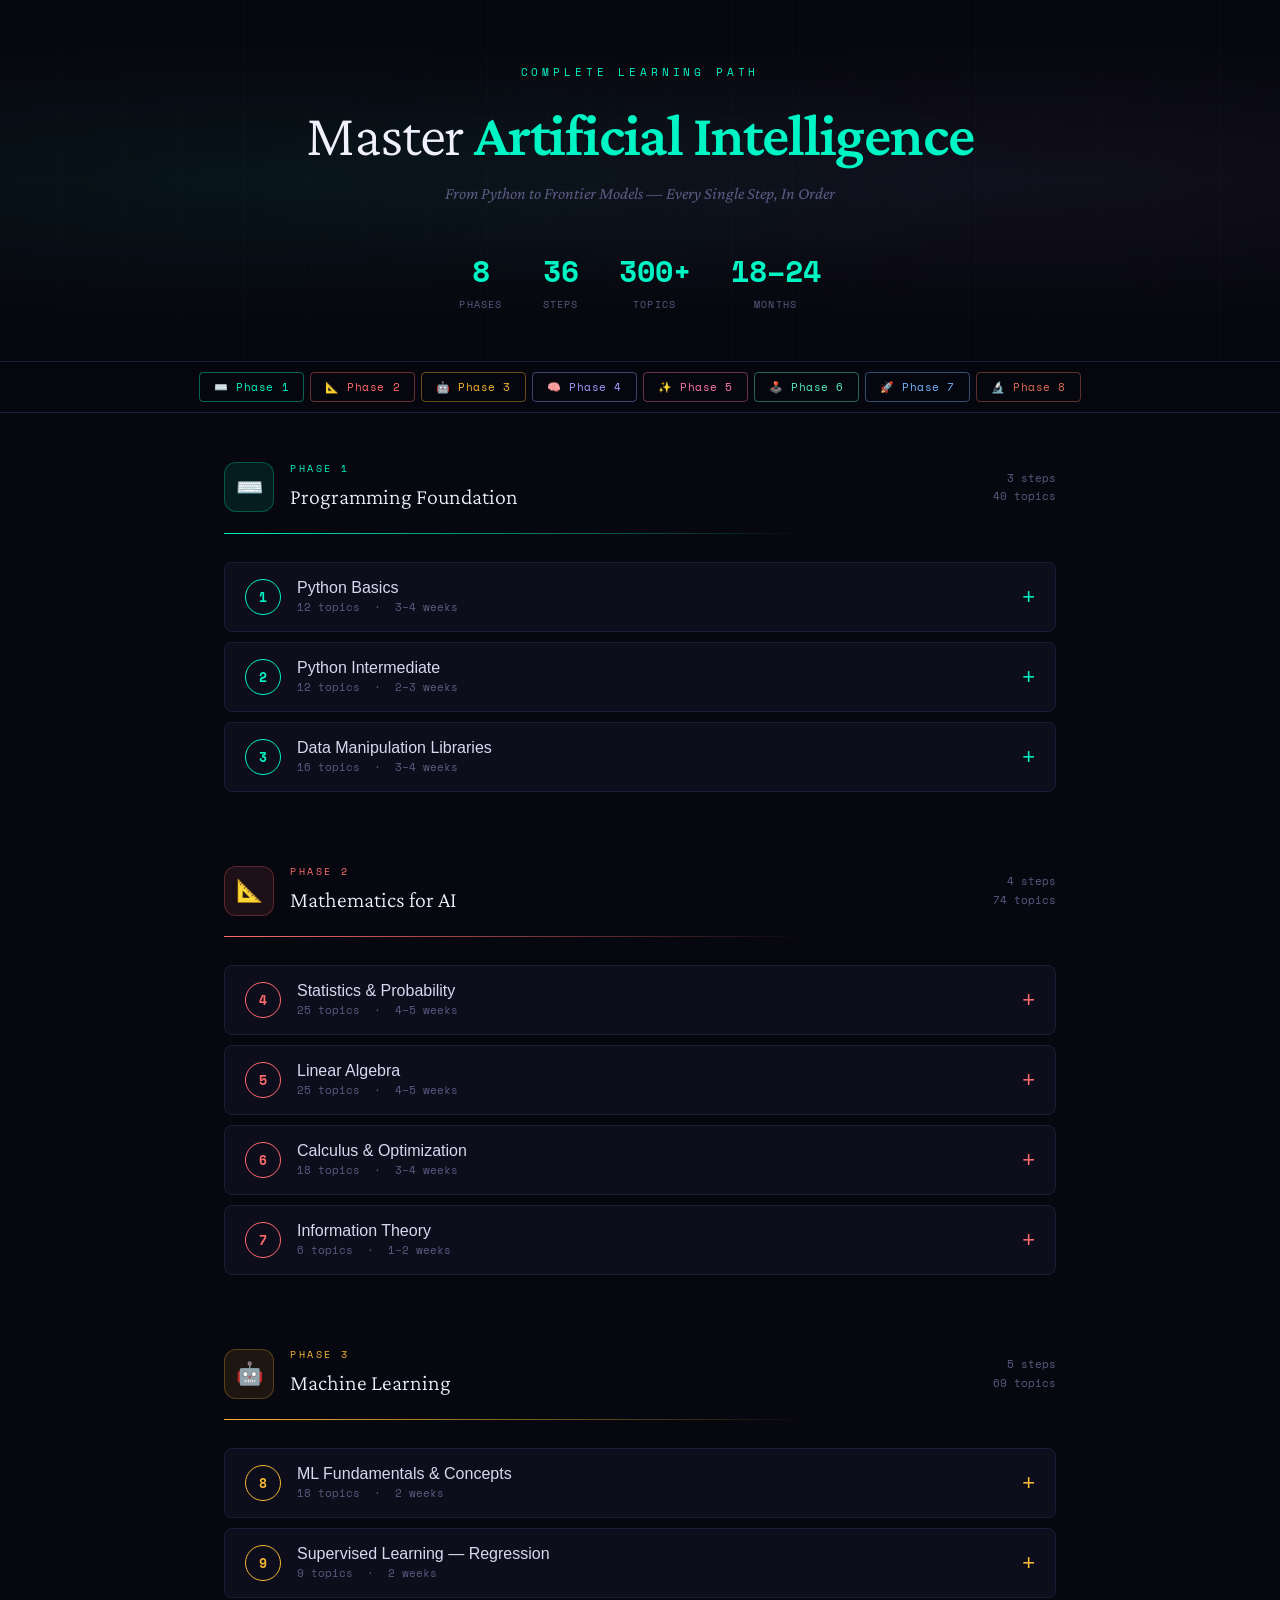
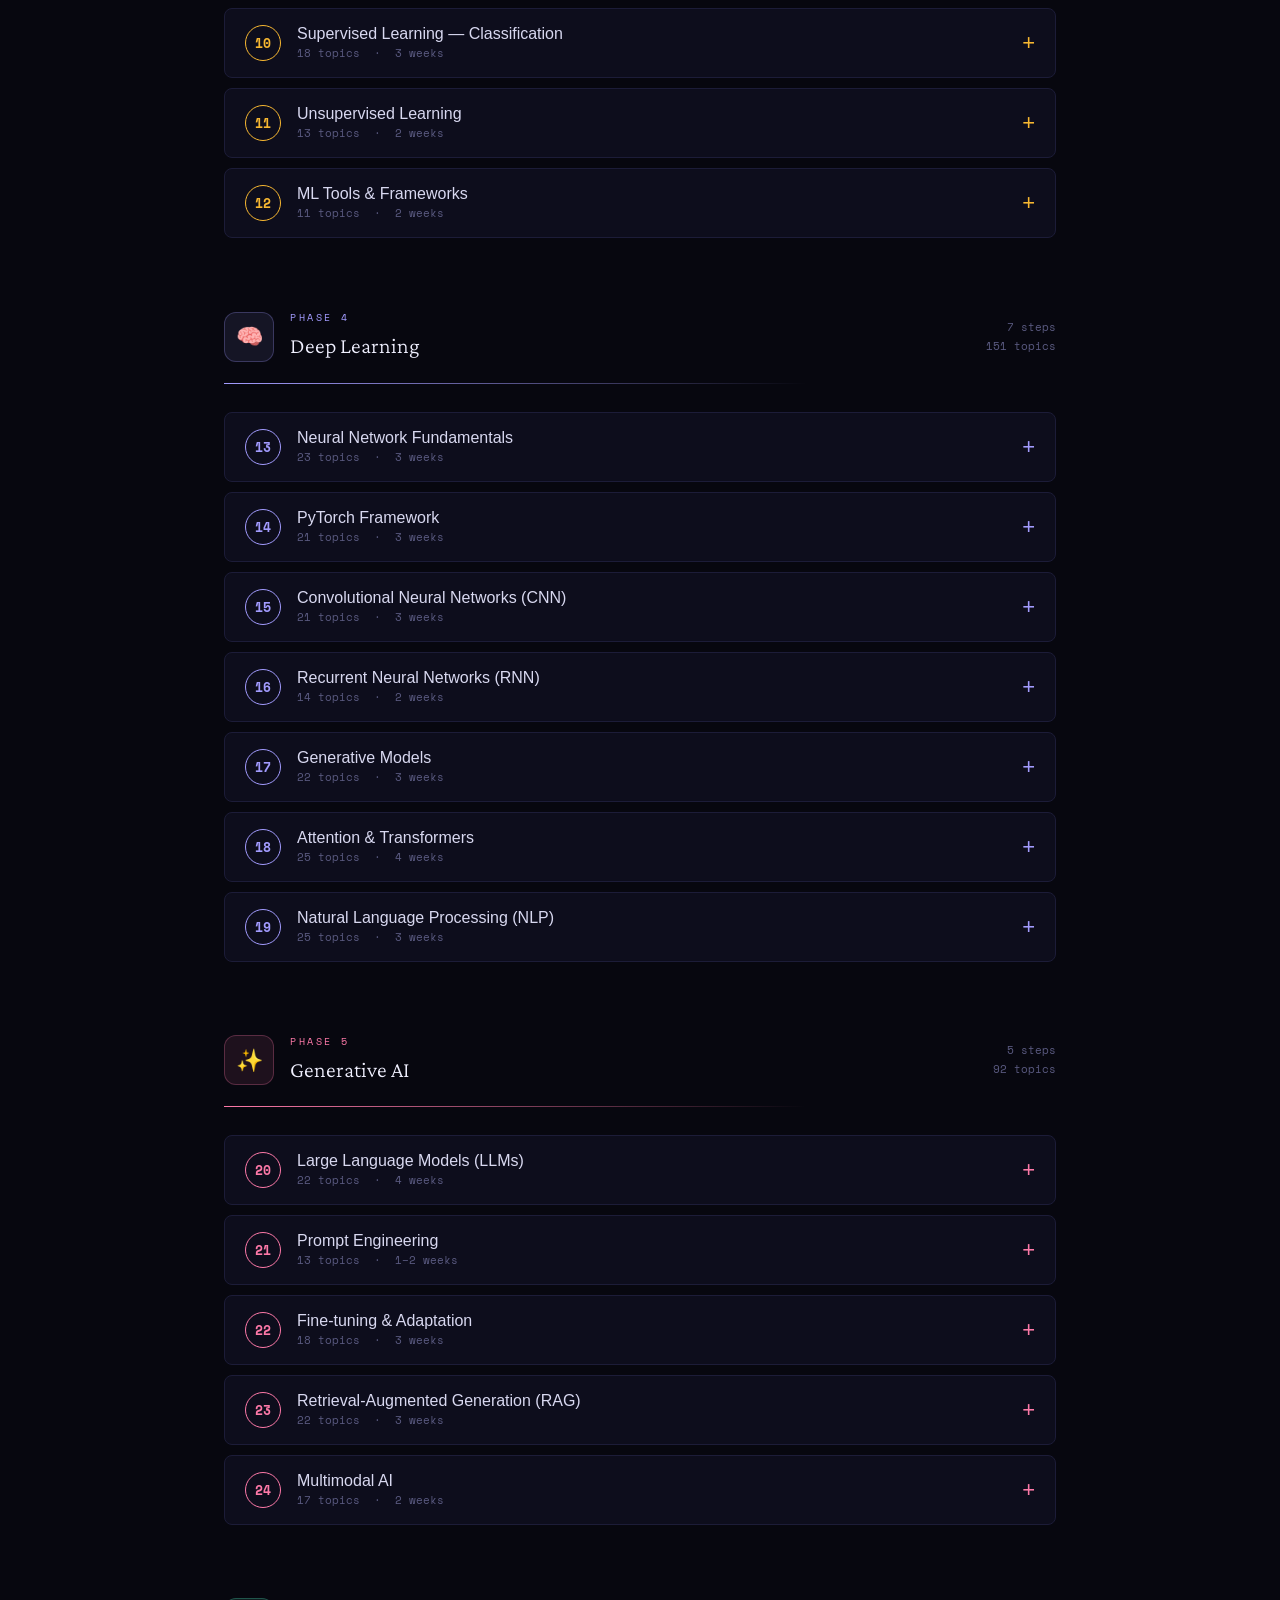
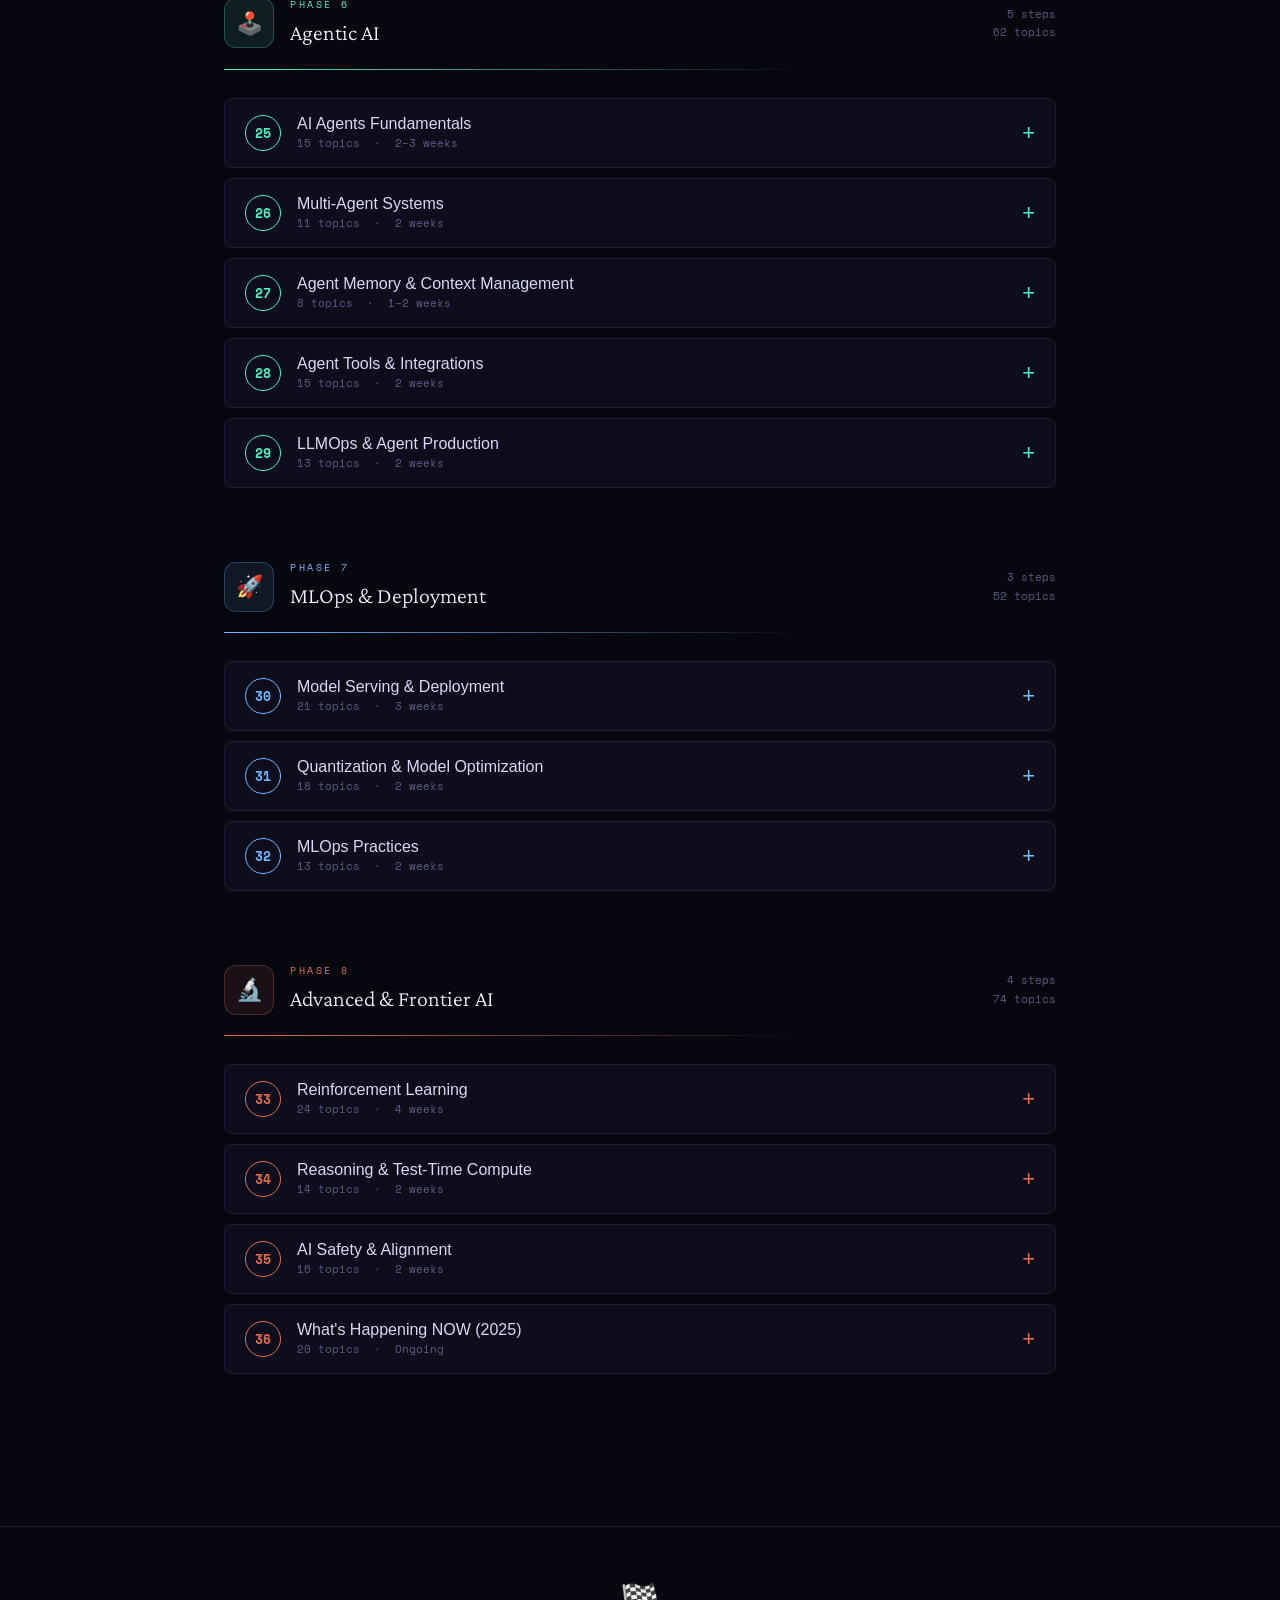
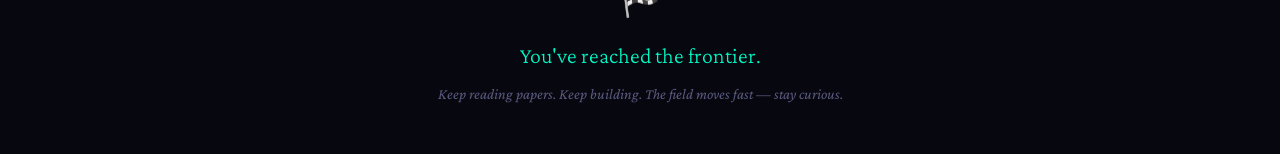
<file: syllabus.html>
<!DOCTYPE html>
<html lang="en">
<head>
  <meta charset="UTF-8" />
  <meta name="viewport" content="width=device-width, initial-scale=1.0"/>
  <title>Complete AI Learning Roadmap</title>
  <link href="https://fonts.googleapis.com/css2?family=Space+Mono:wght@400;700&family=Crimson+Pro:ital,wght@0,300;0,400;0,600;1,300&display=swap" rel="stylesheet"/>
  <style>
    /* ─── Reset & Variables ─────────────────────────────────── */
    *, *::before, *::after { box-sizing: border-box; margin: 0; padding: 0; }

    :root {
      --bg:        #07070f;
      --bg2:       #0d0d1c;
      --bg3:       #111128;
      --border:    #1c1c38;
      --text:      #d8d8f0;
      --muted:     #5a5a80;
      --white:     #f0f0ff;
      --mono: 'Space Mono', monospace;
      --serif: 'Crimson Pro', Georgia, serif;
    }

    html { scroll-behavior: smooth; }

    body {
      background: var(--bg);
      color: var(--text);
      font-family: var(--serif);
      font-size: 16px;
      line-height: 1.6;
      min-height: 100vh;
    }

    ::-webkit-scrollbar { width: 6px; }
    ::-webkit-scrollbar-track { background: var(--bg); }
    ::-webkit-scrollbar-thumb { background: #2a2a50; border-radius: 3px; }

    /* ─── Hero ──────────────────────────────────────────────── */
    .hero {
      background:
        radial-gradient(ellipse at 20% 50%, rgba(0,245,196,0.06) 0%, transparent 55%),
        radial-gradient(ellipse at 80% 50%, rgba(162,155,254,0.06) 0%, transparent 55%),
        var(--bg);
      border-bottom: 1px solid var(--border);
      padding: 64px 24px 48px;
      text-align: center;
      position: relative;
      overflow: hidden;
    }

    .hero::before {
      content: '';
      position: absolute;
      inset: 0;
      background-image:
        repeating-linear-gradient(0deg, transparent, transparent 60px, rgba(255,255,255,0.012) 60px, rgba(255,255,255,0.012) 61px),
        repeating-linear-gradient(90deg, transparent, transparent 60px, rgba(255,255,255,0.012) 60px, rgba(255,255,255,0.012) 61px);
      pointer-events: none;
    }

    .hero-label {
      font-family: var(--mono);
      font-size: 11px;
      letter-spacing: 0.35em;
      color: #00f5c4;
      text-transform: uppercase;
      margin-bottom: 20px;
      opacity: 0;
      animation: fadeUp 0.6s 0.1s forwards;
    }

    .hero h1 {
      font-family: var(--serif);
      font-size: clamp(32px, 6vw, 60px);
      font-weight: 300;
      letter-spacing: -0.02em;
      line-height: 1.1;
      color: var(--white);
      margin-bottom: 12px;
      opacity: 0;
      animation: fadeUp 0.6s 0.2s forwards;
    }

    .hero h1 span { color: #00f5c4; font-weight: 600; }

    .hero-sub {
      font-style: italic;
      color: var(--muted);
      font-size: 17px;
      margin-bottom: 40px;
      opacity: 0;
      animation: fadeUp 0.6s 0.3s forwards;
    }

    .stats {
      display: flex;
      gap: 40px;
      justify-content: center;
      flex-wrap: wrap;
      opacity: 0;
      animation: fadeUp 0.6s 0.4s forwards;
    }

    .stat-num {
      font-family: var(--mono);
      font-size: 30px;
      color: #00f5c4;
      font-weight: 700;
    }

    .stat-label {
      font-family: var(--mono);
      font-size: 10px;
      color: var(--muted);
      text-transform: uppercase;
      letter-spacing: 0.12em;
      margin-top: 2px;
    }

    /* ─── Sticky Nav ────────────────────────────────────────── */
    .phase-nav {
      position: sticky;
      top: 0;
      z-index: 200;
      background: rgba(7,7,15,0.95);
      backdrop-filter: blur(14px);
      border-bottom: 1px solid var(--border);
      padding: 10px 24px;
      overflow-x: auto;
      white-space: nowrap;
      text-align: center;
    }

    .phase-nav::-webkit-scrollbar { height: 3px; }

    .phase-btn {
      display: inline-flex;
      align-items: center;
      gap: 6px;
      font-family: var(--mono);
      font-size: 11px;
      padding: 6px 14px;
      border-radius: 4px;
      border: 1px solid;
      cursor: pointer;
      background: transparent;
      margin: 0 3px;
      letter-spacing: 0.05em;
      transition: all 0.2s;
    }

    .phase-btn:hover { opacity: 0.8; transform: translateY(-1px); }

    /* ─── Main ──────────────────────────────────────────────── */
    .container {
      max-width: 880px;
      margin: 0 auto;
      padding: 48px 24px 80px;
    }

    /* ─── Phase Block ───────────────────────────────────────── */
    .phase-block {
      margin-bottom: 72px;
      opacity: 0;
      transform: translateY(24px);
      transition: opacity 0.5s ease, transform 0.5s ease;
    }

    .phase-block.visible { opacity: 1; transform: translateY(0); }

    .phase-header {
      display: flex;
      align-items: center;
      gap: 16px;
      margin-bottom: 28px;
      padding-bottom: 20px;
      position: relative;
    }

    .phase-header::after {
      content: '';
      position: absolute;
      bottom: 0; left: 0; right: 0;
      height: 1px;
      background: linear-gradient(90deg, var(--phase-color) 0%, transparent 70%);
    }

    .phase-icon-box {
      width: 50px;
      height: 50px;
      border-radius: 12px;
      display: flex;
      align-items: center;
      justify-content: center;
      font-size: 22px;
      flex-shrink: 0;
      border: 1px solid;
    }

    .phase-tag {
      font-family: var(--mono);
      font-size: 10px;
      text-transform: uppercase;
      letter-spacing: 0.25em;
      margin-bottom: 2px;
    }

    .phase-title {
      font-size: 22px;
      font-weight: 300;
      color: var(--white);
    }

    .phase-counts {
      font-family: var(--mono);
      font-size: 11px;
      color: var(--muted);
      text-align: right;
      line-height: 1.7;
      margin-left: auto;
    }

    /* ─── Step Cards ────────────────────────────────────────── */
    .steps-list { display: flex; flex-direction: column; gap: 10px; }

    .step-card {
      border: 1px solid var(--border);
      border-radius: 8px;
      overflow: hidden;
      background: var(--bg2);
      transition: border-color 0.25s;
    }

    .step-header {
      display: flex;
      align-items: center;
      gap: 16px;
      padding: 16px 20px;
      cursor: pointer;
      width: 100%;
      background: transparent;
      border: none;
      text-align: left;
      transition: background 0.2s;
    }

    .step-header:hover { background: rgba(255,255,255,0.02); }

    .step-num {
      width: 36px;
      height: 36px;
      border-radius: 50%;
      border: 1.5px solid;
      display: flex;
      align-items: center;
      justify-content: center;
      font-family: var(--mono);
      font-size: 13px;
      font-weight: 700;
      flex-shrink: 0;
      transition: all 0.25s;
    }

    .step-info { flex: 1; }

    .step-title {
      font-size: 16px;
      color: var(--text);
      transition: color 0.2s;
    }

    .step-card.open .step-title { color: var(--white); font-weight: 600; }

    .step-meta {
      font-family: var(--mono);
      font-size: 11px;
      color: var(--muted);
      margin-top: 2px;
    }

    .step-toggle {
      font-size: 22px;
      font-weight: 300;
      color: var(--muted);
      transition: transform 0.3s, color 0.2s;
      line-height: 1;
      user-select: none;
    }

    .step-card.open .step-toggle { transform: rotate(45deg); }

    /* ─── Topics Panel ──────────────────────────────────────── */
    .topics-panel {
      max-height: 0;
      overflow: hidden;
      transition: max-height 0.45s cubic-bezier(0.4,0,0.2,1);
    }

    .topics-panel.open { max-height: 3000px; }

    .topics-inner {
      padding: 0 20px 20px 72px;
      display: flex;
      flex-direction: column;
      gap: 5px;
    }

    .topic-row {
      display: flex;
      align-items: flex-start;
      gap: 12px;
      padding: 8px 14px;
      background: var(--bg);
      border-radius: 6px;
      border: 1px solid var(--border);
      font-size: 14px;
      line-height: 1.55;
      transition: border-color 0.2s;
    }

    .topic-row:hover { border-color: #2a2a50; }

    .topic-num {
      font-family: var(--mono);
      font-size: 10px;
      color: var(--muted);
      margin-top: 2px;
      flex-shrink: 0;
      min-width: 20px;
    }

    .topic-text { color: #c0c0dc; }

    /* ─── Progress Bar ──────────────────────────────────────── */
    .progress-wrap {
      position: fixed;
      top: 0; left: 0;
      width: 100%; height: 2px;
      z-index: 9999;
    }

    .progress-fill {
      height: 100%;
      background: linear-gradient(90deg, #00f5c4, #a29bfe);
      width: 0%;
      transition: width 0.1s linear;
    }

    /* ─── Footer ────────────────────────────────────────────── */
    .footer {
      text-align: center;
      padding: 48px 24px;
      border-top: 1px solid var(--border);
    }

    .footer-emoji { font-size: 32px; margin-bottom: 12px; }
    .footer h3 { color: #00f5c4; font-weight: 300; font-size: 22px; margin-bottom: 8px; }
    .footer p { color: var(--muted); font-style: italic; font-size: 15px; }

    /* ─── Animations ────────────────────────────────────────── */
    @keyframes fadeUp {
      from { opacity: 0; transform: translateY(18px); }
      to   { opacity: 1; transform: translateY(0); }
    }

    /* ─── Responsive ────────────────────────────────────────── */
    @media (max-width: 600px) {
      .topics-inner { padding: 0 12px 16px 12px; }
      .phase-counts { display: none; }
      .stats { gap: 24px; }
    }
  </style>
</head>
<body>

<!-- Progress Bar -->
<div class="progress-wrap">
  <div class="progress-fill" id="progressFill"></div>
</div>

<!-- Hero -->
<header class="hero">
  <div class="hero-label">Complete Learning Path</div>
  <h1>Master <span>Artificial Intelligence</span></h1>
  <p class="hero-sub">From Python to Frontier Models — Every Single Step, In Order</p>
  <div class="stats">
    <div><div class="stat-num">8</div><div class="stat-label">Phases</div></div>
    <div><div class="stat-num">36</div><div class="stat-label">Steps</div></div>
    <div><div class="stat-num">300+</div><div class="stat-label">Topics</div></div>
    <div><div class="stat-num">18–24</div><div class="stat-label">Months</div></div>
  </div>
</header>

<!-- Phase Navigation -->
<nav class="phase-nav" id="phaseNav"></nav>

<!-- Main Content -->
<main class="container" id="mainContent"></main>

<!-- Footer -->
<footer class="footer">
  <div class="footer-emoji">🏁</div>
  <h3>You've reached the frontier.</h3>
  <p>Keep reading papers. Keep building. The field moves fast — stay curious.</p>
</footer>

<script>
/* ════════════════════════════════════════════════════════
   DATA
════════════════════════════════════════════════════════ */
const roadmap = [
  {
    phase: "Phase 1", title: "Programming Foundation", color: "#00f5c4", icon: "⌨️",
    steps: [
      {
        step: 1, title: "Python Basics", duration: "3–4 weeks",
        topics: [
          "Variables & Data Types: int, float, str, bool, list, tuple, dict, set",
          "Operators: Arithmetic, Comparison, Logical, Bitwise, Assignment",
          "Control Flow: if / elif / else statements",
          "Loops: for, while, break, continue, pass",
          "Functions: def, return, *args, **kwargs, lambda functions",
          "Scope: local, global, nonlocal keywords",
          "String Manipulation & Formatting: f-strings, .format(), slicing",
          "List, Dict, Set Comprehensions",
          "File I/O: open(), read(), write(), with statement",
          "Exception Handling: try / except / finally / raise / custom exceptions",
          "Modules & Packages: import, from, pip install, __name__ == '__main__'",
          "Built-in Functions: map(), filter(), zip(), enumerate(), sorted(), reversed()",
        ]
      },
      {
        step: 2, title: "Python Intermediate", duration: "2–3 weeks",
        topics: [
          "Object-Oriented Programming: Classes, Objects, __init__, self",
          "Inheritance, Polymorphism, Encapsulation, Abstraction",
          "Dunder/Magic Methods: __str__, __repr__, __len__, __add__, __eq__",
          "Decorators: @property, @staticmethod, @classmethod, custom decorators",
          "Generators & Iterators: yield, next(), StopIteration",
          "Context Managers: __enter__, __exit__, contextlib.contextmanager",
          "Recursion & Memoization: functools.lru_cache, functools.cache",
          "Regular Expressions: re.match, re.search, re.findall, groups, flags",
          "Useful modules: datetime, os, sys, pathlib, collections, itertools",
          "Virtual Environments: venv, conda, pip freeze, requirements.txt",
          "Type Hints & Annotations: typing module — Optional, Union, List, Dict, Callable",
          "Unit Testing: unittest, pytest, fixtures, parametrize, mocking",
        ]
      },
      {
        step: 3, title: "Data Manipulation Libraries", duration: "3–4 weeks",
        topics: [
          "NumPy: arrays, shapes, ndim, dtype, zeros, ones, arange, linspace, random",
          "NumPy: indexing, slicing, fancy indexing, boolean masking, advanced indexing",
          "NumPy: broadcasting rules — how shapes align without copies",
          "NumPy: universal functions (ufuncs), axis operations, vectorization",
          "NumPy: linear algebra — np.dot, np.matmul, np.linalg.inv, np.linalg.eig",
          "Pandas: Series and DataFrame — creation, inspection (head, info, describe)",
          "Pandas: indexing with loc, iloc, at, iat; boolean/conditional filtering",
          "Pandas: groupby, agg, transform, pivot_table, crosstab",
          "Pandas: merge (inner/outer/left/right), join, concat, append",
          "Pandas: handling missing data — isnull, fillna, dropna, interpolate",
          "Pandas: apply(), map(), applymap() with lambda functions",
          "Pandas: reading/writing CSV, Excel, JSON, SQL; to_csv, to_excel, to_json",
          "Matplotlib: line, bar, scatter, histogram, pie charts; figure and axes",
          "Matplotlib: subplots (plt.subplots), legends, titles, labels, styling",
          "Seaborn: pairplot, boxplot, violin, heatmap, distplot, regplot",
          "Plotly: interactive charts — px.scatter, px.line, px.bar, go.Figure",
        ]
      },
    ]
  },
  {
    phase: "Phase 2", title: "Mathematics for AI", color: "#ff6b6b", icon: "📐",
    steps: [
      {
        step: 4, title: "Statistics & Probability", duration: "4–5 weeks",
        topics: [
          "Descriptive Statistics: mean, median, mode, variance, standard deviation, range",
          "Percentiles, Quartiles (Q1, Q2, Q3), IQR, Outlier Detection (1.5×IQR rule)",
          "Data visualization for stats: histograms, box plots, density plots",
          "Probability Basics: sample space, events, P(A), complement rule P(Aᶜ) = 1−P(A)",
          "Addition Rule: P(A∪B) = P(A) + P(B) − P(A∩B)",
          "Conditional Probability: P(A|B) = P(A∩B)/P(B)",
          "Multiplication Rule: P(A∩B) = P(A|B)·P(B)",
          "Bayes' Theorem: P(A|B) = P(B|A)·P(A) / P(B) — understand deeply",
          "Independence of events: P(A∩B) = P(A)·P(B)",
          "Discrete Distributions: Uniform, Bernoulli, Binomial, Geometric, Poisson",
          "Continuous Distributions: Uniform, Normal (Gaussian), Exponential, Beta, Gamma",
          "Central Limit Theorem (CLT) — the most important theorem in statistics",
          "Hypothesis Testing: Null Hypothesis H₀, Alternative H₁, p-value, α level",
          "Z-test: large samples, known variance; T-test: small samples, unknown variance",
          "One-sample, Two-sample (independent), Paired T-tests",
          "Chi-Square Test: independence of categorical variables, goodness of fit",
          "ANOVA (F-test): comparing means across 3+ groups",
          "Type I Error (α, false positive) and Type II Error (β, false negative)",
          "Statistical Power (1−β) and Sample Size determination",
          "Confidence Intervals: CI = x̄ ± z*(σ/√n) — construction and interpretation",
          "Correlation: Pearson (linear), Spearman (rank-based), Kendall's τ",
          "Covariance: Cov(X,Y) = E[(X−μₓ)(Y−μᵧ)] and Covariance Matrix",
          "Maximum Likelihood Estimation (MLE): maximize L(θ|data)",
          "Bayesian Inference: Prior P(θ), Likelihood P(data|θ), Posterior P(θ|data)",
          "A/B Testing fundamentals: design, analysis, multiple testing pitfalls",
        ]
      },
      {
        step: 5, title: "Linear Algebra", duration: "4–5 weeks",
        topics: [
          "Scalars, Vectors, Matrices, Tensors — definitions and geometric intuition",
          "Vector operations: addition, scalar multiplication, dot product, cross product",
          "Norm of a vector: L1 (Manhattan), L2 (Euclidean), L∞",
          "Matrix operations: addition, scalar multiplication, element-wise (Hadamard)",
          "Matrix multiplication: (AB)ᵢⱼ = Σₖ Aᵢₖ·Bₖⱼ — when it's defined",
          "Transpose: (AB)ᵀ = BᵀAᵀ — properties",
          "Matrix-vector multiplication — the core of every neural network layer",
          "Identity Matrix I, Zero Matrix, Diagonal Matrix, Triangular Matrix",
          "Inverse Matrix: A·A⁻¹ = I, when it exists, how to compute",
          "Determinant: geometric meaning (signed area/volume), det(AB) = det(A)·det(B)",
          "Rank of a matrix: maximum linearly independent rows or columns",
          "Linear Independence: no vector is a linear combination of others",
          "Null Space (Kernel), Column Space, Row Space — four fundamental subspaces",
          "Solving Linear Systems: Gaussian Elimination, back substitution",
          "LU Decomposition: A = LU for efficient repeated solving",
          "Eigenvalues λ and Eigenvectors v: Av = λv — geometric meaning",
          "Eigendecomposition: A = PDP⁻¹ (when A is diagonalizable)",
          "Singular Value Decomposition (SVD): A = UΣVᵀ — the most important matrix factorization",
          "Applications of SVD: PCA, recommender systems, compression, pseudo-inverse",
          "Principal Component Analysis (PCA): maximize variance, built on SVD/eigendecomposition",
          "Orthogonality, Projections, Gram-Schmidt orthogonalization",
          "Positive Definite Matrices: all eigenvalues > 0, Cholesky Decomposition",
          "Frobenius Norm of matrices: ‖A‖_F = √(Σᵢⱼ aᵢⱼ²)",
          "Tensors: rank-0 (scalar), rank-1 (vector), rank-2 (matrix), higher-rank tensors",
          "Tensor operations: slicing, reshaping, contraction, Einstein summation (einsum)",
        ]
      },
      {
        step: 6, title: "Calculus & Optimization", duration: "3–4 weeks",
        topics: [
          "Limits and Continuity — intuition and formal ε-δ definition",
          "Derivatives: power, product, quotient, chain rules",
          "Derivatives of common functions: exp, log, sin, cos, sigmoid",
          "Partial Derivatives: ∂f/∂x — rate of change w.r.t. one variable",
          "Gradient vector ∇f = [∂f/∂x₁, ∂f/∂x₂, ...] — direction of steepest ascent",
          "Directional Derivative: rate of change in an arbitrary direction",
          "Jacobian Matrix: matrix of all first-order partial derivatives for vector functions",
          "Hessian Matrix H: matrix of all second-order partial derivatives",
          "Chain Rule in multivariable calculus — backpropagation is exactly this",
          "Gradient Descent: θ ← θ − α·∇L(θ) — intuition and convergence",
          "Critical Points: ∇f = 0; classify using Hessian (saddle, min, max)",
          "Convexity: f(λx + (1-λ)y) ≤ λf(x) + (1-λ)f(y) — global minima guaranteed",
          "Jensen's Inequality for convex functions",
          "Integration: definite integral, indefinite, fundamental theorem of calculus",
          "Integration techniques: substitution, integration by parts",
          "Taylor Series: f(x) ≈ f(a) + f'(a)(x-a) + f''(a)(x-a)²/2! + ...",
          "Lagrange Multipliers: optimization under equality constraints",
          "Automatic Differentiation: forward mode (Jacobian-vector), reverse mode (vector-Jacobian)",
        ]
      },
      {
        step: 7, title: "Information Theory", duration: "1–2 weeks",
        topics: [
          "Entropy: H(X) = −Σ p(x) log₂ p(x) — measure of uncertainty/surprise",
          "Cross-Entropy: H(p,q) = −Σ p(x) log q(x) — the standard ML loss function",
          "KL Divergence: D_KL(p||q) = Σ p(x) log(p(x)/q(x)) — how different two distributions are",
          "Mutual Information I(X;Y): shared information, reduction in uncertainty",
          "Negative Log-Likelihood (NLL): equivalent to cross-entropy for classification",
          "Perplexity: 2^H(p) — bits per token, standard LLM evaluation metric",
        ]
      },
    ]
  },
  {
    phase: "Phase 3", title: "Machine Learning", color: "#f7b731", icon: "🤖",
    steps: [
      {
        step: 8, title: "ML Fundamentals & Concepts", duration: "2 weeks",
        topics: [
          "What is ML? Supervised, Unsupervised, Semi-supervised, Self-supervised, RL",
          "Training Set, Validation Set, Test Set — purpose of each and why all three",
          "Bias-Variance Tradeoff — the fundamental tension in all of ML",
          "Overfitting: model memorizes training data; Underfitting: model too simple",
          "Cross-Validation: k-Fold, Stratified k-Fold, Leave-One-Out (LOOCV)",
          "Regularization: L1 (Lasso), L2 (Ridge), ElasticNet — math and intuition",
          "Loss Functions: MSE, MAE, Huber Loss, Binary Cross-Entropy, Categorical CE, Hinge",
          "Evaluation Metrics for Classification: Accuracy, Precision, Recall, F1-score, MCC",
          "ROC Curve and AUC-ROC — threshold-independent evaluation",
          "Precision-Recall Curve — better for imbalanced datasets",
          "Confusion Matrix: TP, TN, FP, FN — how to read and interpret",
          "Evaluation Metrics for Regression: MSE, RMSE, MAE, R², Adjusted R², MAPE",
          "Feature Engineering: one-hot encoding, ordinal encoding, target encoding",
          "Feature Scaling: StandardScaler (z-score), MinMaxScaler, RobustScaler",
          "Feature Selection: filter (correlation), wrapper (RFE), embedded (Lasso coeff)",
          "Handling Imbalanced Data: SMOTE, oversampling, undersampling, class_weight",
          "Data Leakage: what it is, how it inflates metrics, how to prevent it",
          "The No Free Lunch Theorem — no single model is universally best",
        ]
      },
      {
        step: 9, title: "Supervised Learning — Regression", duration: "2 weeks",
        topics: [
          "Simple Linear Regression: OLS derivation, interpreting slope and intercept",
          "Assumptions of Linear Regression: Linearity, Independence, Normality, Homoscedasticity",
          "Multiple Linear Regression: multiple features, interpreting coefficients",
          "Multicollinearity: VIF (Variance Inflation Factor) detection and handling",
          "Polynomial Regression: adding x², x³ features for non-linear fits",
          "Ridge Regression (L2): adds λΣwᵢ² penalty, shrinks coefficients",
          "Lasso Regression (L1): adds λΣ|wᵢ| penalty, produces sparse models",
          "ElasticNet: combines L1 and L2 — α controls the mix",
          "Regression metrics in depth: MSE, RMSE, MAE, R², Adjusted R², MAPE, SMAPE",
        ]
      },
      {
        step: 10, title: "Supervised Learning — Classification", duration: "3 weeks",
        topics: [
          "Logistic Regression: sigmoid σ(z) = 1/(1+e⁻ᶻ), decision boundary, log-odds",
          "k-Nearest Neighbors (kNN): distance metrics (Euclidean, Manhattan, Minkowski), choosing k",
          "Curse of Dimensionality — why kNN fails in high dimensions",
          "Naive Bayes: Gaussian NB, Multinomial NB, Bernoulli NB — conditional independence assumption",
          "Decision Trees: Gini impurity, Entropy, Information Gain, pruning strategies",
          "Decision Tree hyperparameters: max_depth, min_samples_split, min_samples_leaf",
          "Support Vector Machines (SVM): hyperplane, margin maximization, support vectors",
          "Soft-margin SVM: C hyperparameter controls margin vs misclassification tradeoff",
          "Kernel Trick: map to high-dimensional space implicitly; RBF, polynomial, linear kernels",
          "Ensemble Methods: Bagging (parallel), Boosting (sequential), Stacking",
          "Random Forest: bagging + random feature subsets at each split, feature importance",
          "AdaBoost: sequentially reweight misclassified samples",
          "Gradient Boosting: fit new tree to residuals of previous ensemble",
          "XGBoost: regularized gradient boosting, second-order gradients, pruning, speed",
          "LightGBM: leaf-wise tree growth, GOSS, EFB — extremely fast on large datasets",
          "CatBoost: native categorical feature handling, ordered boosting, symmetric trees",
          "Multi-class Classification strategies: One-vs-Rest, One-vs-One, Softmax",
          "Hyperparameter Tuning: GridSearchCV, RandomizedSearchCV, Bayesian Optimization (Optuna)",
        ]
      },
      {
        step: 11, title: "Unsupervised Learning", duration: "2 weeks",
        topics: [
          "K-Means: algorithm steps, inertia/WCSS, elbow method, k-means++ initialization",
          "K-Means limitations: assumes spherical clusters, sensitive to initialization",
          "Hierarchical Clustering: agglomerative (bottom-up), divisive (top-down)",
          "Linkage methods: single, complete, average, Ward; dendrogram visualization",
          "DBSCAN: density-based, eps and min_samples parameters, handles noise as outliers",
          "Gaussian Mixture Models (GMM): soft cluster assignments, EM algorithm",
          "PCA in depth: covariance matrix → eigendecomposition → project onto top-k eigenvectors",
          "PCA: variance explained ratio, scree plot, choosing number of components",
          "t-SNE: non-linear dimensionality reduction; perplexity, crowding problem, non-deterministic",
          "UMAP: manifold learning, preserves global structure better than t-SNE, faster",
          "Autoencoders for unsupervised feature learning and compression",
          "Anomaly Detection: Isolation Forest (path length), LOF (local density), One-Class SVM",
          "Association Rule Learning: support, confidence, lift; Apriori algorithm, FP-Growth",
        ]
      },
      {
        step: 12, title: "ML Tools & Frameworks", duration: "2 weeks",
        topics: [
          "Scikit-Learn: estimator API (fit, predict, transform), Pipeline, make_pipeline",
          "Scikit-Learn: ColumnTransformer for handling mixed feature types",
          "Scikit-Learn: GridSearchCV, RandomizedSearchCV, cross_val_score, cross_validate",
          "Scikit-Learn: model_selection, metrics, preprocessing, feature_selection modules",
          "XGBoost API: DMatrix, early_stopping_rounds, eval_metric, feature importance",
          "LightGBM API: lgb.Dataset, callbacks, DART booster",
          "Optuna: define-by-run trials, samplers (TPE, CmaEs), pruners",
          "MLflow: mlflow.log_metric, log_param, log_artifact, model registry",
          "Joblib: parallel_backend, Parallel + delayed, model dump/load",
          "SHAP: TreeExplainer, DeepExplainer, summary_plot, waterfall_plot",
          "Feature-engine: encoders, transformers for feature engineering pipelines",
        ]
      },
    ]
  },
  {
    phase: "Phase 4", title: "Deep Learning", color: "#a29bfe", icon: "🧠",
    steps: [
      {
        step: 13, title: "Neural Network Fundamentals", duration: "3 weeks",
        topics: [
          "Biological vs Artificial neuron — drawing the analogy correctly",
          "Perceptron: weights, bias, threshold activation; limitations (not XOR)",
          "Multi-Layer Perceptron (MLP): input layer, hidden layers, output layer",
          "Activation Functions: Sigmoid σ(z), Tanh, ReLU max(0,z), Leaky ReLU, ELU",
          "Modern activations: Swish (x·σ(x)), GELU, Mish — used in Transformers",
          "Why non-linearity is essential: stacking linear layers = one linear layer",
          "Forward Propagation: compute activations layer by layer",
          "Loss Functions: Binary CE, Categorical CE (Softmax + NLL), MSE, Focal Loss",
          "Backpropagation: chain rule through computational graph — derive from scratch",
          "Gradient Descent variants: Batch GD, Mini-batch GD, Stochastic GD",
          "SGD with Momentum: accumulate velocity, escape local minima",
          "RMSProp: adaptive learning rates per parameter",
          "Adam: combines Momentum + RMSProp, bias correction, most popular optimizer",
          "AdamW: Adam + decoupled weight decay — preferred for Transformers",
          "Learning Rate Schedules: step decay, cosine annealing, linear warmup + cosine",
          "Weight Initialization: Xavier/Glorot (sigmoid/tanh), He/Kaiming (ReLU)",
          "Vanishing Gradient: gradients shrink to zero in deep/sigmoid networks",
          "Exploding Gradient: gradients grow exponentially — fixed with gradient clipping",
          "Batch Normalization: normalize over batch dimension, learnable γ, β",
          "Layer Normalization: normalize over feature dimension — used in Transformers",
          "Dropout: randomly zero activations with probability p during training",
          "Early Stopping: stop training when validation loss stops improving",
          "Universal Approximation Theorem — what it says and what it doesn't guarantee",
        ]
      },
      {
        step: 14, title: "PyTorch Framework", duration: "3 weeks",
        topics: [
          "Tensors: creation (zeros, ones, rand, randn, from_numpy), dtype, device",
          "Tensor operations: arithmetic, matmul (@), indexing, slicing, reshape, view",
          "squeeze(), unsqueeze(), permute(), transpose(), contiguous()",
          "Autograd: requires_grad=True, loss.backward(), param.grad",
          "Computational graph: dynamic (define-by-run) nature of PyTorch",
          "torch.no_grad() context for inference; tensor.detach() for stopping gradient flow",
          "nn.Module: __init__ defines layers, forward() defines computation",
          "Common layers: nn.Linear, nn.Conv2d, nn.LSTM, nn.GRU, nn.Embedding, nn.Dropout",
          "Normalization: nn.BatchNorm2d, nn.LayerNorm, nn.GroupNorm",
          "Loss functions: nn.CrossEntropyLoss, nn.BCEWithLogitsLoss, nn.MSELoss",
          "Optimizers: torch.optim.Adam, SGD, AdamW; optimizer.step(), optimizer.zero_grad()",
          "Learning rate schedulers: StepLR, CosineAnnealingLR, OneCycleLR",
          "Dataset class: __len__ and __getitem__ — create custom datasets",
          "DataLoader: batch_size, shuffle, num_workers, collate_fn, pin_memory",
          "Full training loop: for epoch → for batch → forward → loss → backward → step",
          "Validation loop: model.eval(), torch.no_grad(), compute metrics",
          "Saving: torch.save(model.state_dict(), path); Loading: model.load_state_dict()",
          "GPU training: device = 'cuda' if available, model.to(device), batch.to(device)",
          "torch.compile(): TorchInductor JIT compilation (PyTorch 2.0+) for speedup",
          "TorchVision: transforms, datasets (ImageNet, CIFAR), pretrained models",
          "TensorBoard: SummaryWriter, add_scalar, add_image, add_histogram",
        ]
      },
      {
        step: 15, title: "Convolutional Neural Networks (CNN)", duration: "3 weeks",
        topics: [
          "Convolution operation: kernel/filter, stride, padding, dilation, output size formula",
          "Feature Maps, Receptive Field, and how depth channels work",
          "Pooling: nn.MaxPool2d, nn.AvgPool2d, Global Average Pooling (GAP)",
          "Standard CNN block: Conv2d → BatchNorm2d → ReLU → MaxPool / Dropout",
          "LeNet-5 (1998): first practical CNN, handwritten digit recognition",
          "AlexNet (2012): deep learning ImageNet breakthrough — ReLU, Dropout, GPU training",
          "VGGNet: very deep with repeated 3×3 conv blocks, simplicity works",
          "GoogLeNet / Inception: inception modules, 1×1 convolutions for channel reduction",
          "ResNet: residual/skip connections y = F(x) + x, solves vanishing gradient at depth",
          "ResNet-18/34/50/101/152 — understand bottleneck blocks",
          "DenseNet: each layer receives feature maps from all previous layers",
          "MobileNet: depthwise separable convolutions for efficient mobile deployment",
          "EfficientNet: compound scaling of width, depth, and resolution simultaneously",
          "Transfer Learning: load ImageNet weights, freeze backbone, train new head",
          "Full fine-tuning: unfreeze all layers, use small learning rate",
          "Data Augmentation: RandomHorizontalFlip, RandomCrop, ColorJitter, Normalize",
          "Advanced augmentation: Mixup, CutMix, RandAugment, AutoAugment",
          "Object Detection: YOLO (v5, v8), SSD (anchor-based), Faster R-CNN (RPN), DETR",
          "Semantic Segmentation: FCN, U-Net (encoder-decoder + skip connections), DeepLab",
          "Instance Segmentation: Mask R-CNN adds segmentation head to Faster R-CNN",
          "Grad-CAM: gradient-weighted class activation mapping for CNN explainability",
        ]
      },
      {
        step: 16, title: "Recurrent Neural Networks (RNN)", duration: "2 weeks",
        topics: [
          "Sequence modeling problem — why feedforward can't handle variable-length sequences",
          "Simple RNN: hₜ = tanh(Wₓxₜ + Wₕhₜ₋₁ + b), weight sharing across time",
          "Backpropagation Through Time (BPTT) and truncated BPTT",
          "Vanishing gradient through time — why tanh/sigmoid don't work for long sequences",
          "LSTM: cell state (long-term), hidden state (short-term), three gates",
          "LSTM gates: Forget gate (erase), Input gate (write), Output gate (read)",
          "LSTM equations — understand and write from memory",
          "GRU: Reset gate and Update gate — simpler, often comparable to LSTM",
          "Bidirectional RNN: concatenate forward and backward hidden states",
          "Stacked/Deep RNNs: output of one RNN layer feeds into next",
          "Sequence-to-Sequence (Seq2Seq): encoder RNN → context vector → decoder RNN",
          "Beam Search: keep top-k sequences at each step (better than greedy)",
          "Teacher Forcing: feed ground truth as decoder input during training",
          "Applications: time series forecasting, language modeling, NER, POS tagging",
        ]
      },
      {
        step: 17, title: "Generative Models", duration: "3 weeks",
        topics: [
          "Autoencoders: encoder compresses input to latent z, decoder reconstructs",
          "Reconstruction loss: MSE for continuous, BCE for binary data",
          "Denoising Autoencoders: add noise to input, learn to denoise as regularization",
          "Variational Autoencoders (VAE): encoder outputs μ and σ (distribution over z)",
          "Reparameterization trick: z = μ + σ·ε, ε ~ N(0,1) — enables backprop",
          "VAE Loss: ELBO = Reconstruction Loss + KL(q(z|x) || p(z))",
          "VAE latent space: interpolation, generation by sampling p(z) = N(0,I)",
          "Generative Adversarial Networks (GAN): Generator G and Discriminator D",
          "GAN minimax: min_G max_D [log D(x) + log(1 − D(G(z)))]",
          "GAN training instability: mode collapse, oscillation, non-convergence",
          "DCGAN: deep convolutional GAN, batch norm, LeakyReLU in D, ReLU in G",
          "Wasserstein GAN (WGAN): Earth Mover Distance, Lipschitz constraint on critic",
          "WGAN-GP: gradient penalty instead of weight clipping — stable training",
          "StyleGAN / StyleGAN2: W latent space, AdaIN, progressive growing, path length reg",
          "Pix2Pix: paired image-to-image translation, U-Net generator, PatchGAN discriminator",
          "CycleGAN: unpaired translation with cycle consistency loss",
          "Normalizing Flows: invertible transformations, exact likelihood via change of variables",
          "Diffusion Models (DDPM): forward process adds Gaussian noise over T steps",
          "DDPM reverse process: learn pθ(xₜ₋₁|xₜ) to denoise step-by-step",
          "Diffusion training objective: predict noise εθ(xₜ, t) ≈ ε",
          "DDIM: deterministic sampling, 10–50× fewer steps, better quality",
          "Latent Diffusion Models (LDM): diffuse in VAE latent space — Stable Diffusion",
        ]
      },
      {
        step: 18, title: "Attention & Transformers", duration: "4 weeks",
        topics: [
          "Intuition: Attention = soft, learnable retrieval — Query finds relevant Keys",
          "Scaled Dot-Product Attention: Attention(Q,K,V) = softmax(QKᵀ/√dₖ)·V",
          "Why scaling by √dₖ? Prevents softmax saturation in high dimensions",
          "Self-Attention: Q=K=V come from same sequence — tokens attend to each other",
          "Multi-Head Attention: h parallel heads, each learns different relation type",
          "MHA: Concat(head₁,...,headₕ)·Wₒ; each headᵢ = Attention(QWᵢQ, KWᵢK, VWᵢV)",
          "Positional Encoding (sinusoidal): PE(pos,2i) = sin(pos/10000^(2i/d))",
          "Learned Positional Embeddings — simpler, used in BERT, GPT",
          "Transformer Encoder block: MH-Self-Attn → Add&Norm → FFN → Add&Norm",
          "Feed-Forward Network: two linear layers with ReLU/GELU in between",
          "Transformer Decoder block: Masked MH-Self-Attn → Cross-Attn → FFN",
          "Causal (Masked) Self-Attention: mask future tokens for autoregressive generation",
          "Cross-Attention: decoder Q attends to encoder K,V",
          "Read original paper: 'Attention Is All You Need' (Vaswani et al. 2017)",
          "BERT: encoder-only, Masked Language Modeling (MLM) + Next Sentence Prediction",
          "BERT fine-tuning: add task head on top of [CLS] token representation",
          "GPT family: decoder-only, causal LM, scale is everything",
          "T5: encoder-decoder, text-to-text framework — every task as seq2seq",
          "Vision Transformer (ViT): split image into patches → embed → Transformer encoder",
          "CLIP: contrastive image-text pretraining, zero-shot image classification",
          "Flash Attention (v1/v2): tiling + recomputation for O(N) memory vs O(N²)",
          "Rotary Positional Embeddings (RoPE): encode relative position via rotation",
          "ALiBi: linear bias added to attention scores — extrapolates to longer sequences",
          "Grouped Query Attention (GQA): share K,V heads among groups of Q heads",
          "KV Cache: store past K,V pairs to avoid recomputation in autoregressive decoding",
        ]
      },
      {
        step: 19, title: "Natural Language Processing (NLP)", duration: "3 weeks",
        topics: [
          "Text Preprocessing: tokenization, lowercasing, punctuation removal, stopwords",
          "Stemming (Porter, Snowball) vs Lemmatization (WordNet) — differences and tradeoffs",
          "Bag of Words (BoW): count vectors, vocabulary, document-term matrix",
          "TF-IDF: TF(t,d) × IDF(t) = term frequency × inverse document frequency",
          "N-gram Language Models: bigram, trigram; smoothing (Laplace, Kneser-Ney)",
          "Perplexity of language models: 2^H(p) — lower is better",
          "Word2Vec: CBOW (predict word from context) vs Skip-gram (predict context from word)",
          "Word2Vec training: negative sampling, hierarchical softmax",
          "GloVe: factorize global word-word co-occurrence matrix, captures analogy",
          "FastText: use character n-grams — handles morphology and OOV words",
          "Contextual Embeddings: ELMo (biLSTM-based), BERT (Transformer-based)",
          "Subword Tokenization: BPE (byte pair encoding, used in GPT), WordPiece (BERT)",
          "SentencePiece: language-agnostic, handles CJK and other scripts",
          "Named Entity Recognition (NER): BIO/BIOES tagging scheme",
          "Part-of-Speech (POS) Tagging: NN, VB, JJ, etc.",
          "Dependency and Constituency Parsing — syntactic structure",
          "Sentiment Analysis: binary (pos/neg), multi-class, aspect-based",
          "Text Classification: news categorization, intent detection, spam filtering",
          "Machine Translation: seq2seq with attention, Transformer-based NMT, BLEU score",
          "Question Answering: extractive (predict start/end span), generative (generate answer)",
          "Text Summarization: extractive (rank sentences) vs abstractive (generate new text)",
          "HuggingFace Transformers: AutoModel, AutoTokenizer, AutoModelForSequenceClassification",
          "HuggingFace pipeline(): sentiment-analysis, ner, question-answering, summarization",
          "HuggingFace Datasets: load_dataset(), DatasetDict, map(), filter()",
          "Fine-tuning BERT/RoBERTa: Trainer API, TrainingArguments, compute_metrics",
        ]
      },
    ]
  },
  {
    phase: "Phase 5", title: "Generative AI", color: "#fd79a8", icon: "✨",
    steps: [
      {
        step: 20, title: "Large Language Models (LLMs)", duration: "4 weeks",
        topics: [
          "LLM Architecture: decoder-only Transformer, autoregressive next-token prediction",
          "Scaling Laws (Chinchilla paper): optimal tokens ≈ 20× parameters",
          "Pre-training objective: Causal Language Modeling (CLM) — predict next token",
          "Tokenization at scale: tiktoken (BPE for GPT), SentencePiece (LLaMA)",
          "GPT-2 (1.5B) → GPT-3 (175B) → GPT-4 — architectural evolution and scale",
          "LLaMA 1/2/3: efficient open-weight models; LLaMA 3.1 (8B, 70B, 405B)",
          "Mistral 7B: sliding window attention (SWA), grouped query attention (GQA)",
          "Mixtral 8×7B: sparse Mixture of Experts, 2 of 8 experts active per token",
          "DeepSeek-V3: MoE architecture, efficient pretraining at low cost",
          "Gemma (Google), Phi-3/4 (Microsoft), Qwen2.5 (Alibaba) — open model ecosystem",
          "Grouped Query Attention (GQA) and Multi-Query Attention (MQA) for faster inference",
          "Instruction Tuning (SFT): fine-tune on (instruction, response) pairs",
          "RLHF pipeline: SFT model → Reward Model training → PPO fine-tuning",
          "Reward Model: trained on human preference pairs (chosen vs rejected)",
          "DPO: Direct Preference Optimization — skip explicit RM, optimize on preferences directly",
          "Constitutional AI (CAI): principles-based RLHF alternative by Anthropic",
          "In-Context Learning: zero-shot, one-shot, few-shot prompting",
          "Chain-of-Thought (CoT): 'Let's think step by step' improves reasoning significantly",
          "Emergent Abilities: appear unpredictably at scale (arithmetic, code, logic)",
          "Hallucination: confident wrong answers; causes and mitigation strategies",
          "Context Window: from 2K (GPT-2) to 1M+ tokens (Gemini 1.5), position interpolation",
          "Benchmarks: MMLU, HellaSwag, HumanEval, GSM8K, GPQA, ARC, WinoGrande",
        ]
      },
      {
        step: 21, title: "Prompt Engineering", duration: "1–2 weeks",
        topics: [
          "Zero-shot Prompting: describe task, no examples needed for capable models",
          "Few-shot Prompting: 3–10 input-output examples in context",
          "Chain-of-Thought (CoT): 'think step by step' or show worked examples",
          "Tree of Thought (ToT): explore multiple reasoning branches, backtrack",
          "ReAct: interleave Reasoning (Thought) + Acting (tool calls) + Observing",
          "Self-Consistency: sample k CoT paths, take majority vote on final answer",
          "Meta-Prompting: prompts that generate or improve other prompts",
          "Prompt Chaining: decompose into steps, output of one feeds next",
          "System Prompts: persona, behavior constraints, output format instructions",
          "Output Formatting: JSON mode, XML tags, Markdown via prompting",
          "Prompt Injection: malicious input hijacks instructions — defense strategies",
          "Automatic Prompt Optimization (APO): gradient-free optimization of prompt text",
          "DSPy: compile LM programs — replace manual prompting with optimized modules",
        ]
      },
      {
        step: 22, title: "Fine-tuning & Adaptation", duration: "3 weeks",
        topics: [
          "Full Fine-tuning: update all parameters — needs many GPUs, risks catastrophic forgetting",
          "Parameter-Efficient Fine-Tuning (PEFT): update only small fraction of parameters",
          "LoRA math: freeze W, learn ΔW = BA where B∈R^(d×r), A∈R^(r×k), rank r << min(d,k)",
          "LoRA rank r and alpha: effective learning rate = alpha/rank × learning_rate",
          "Which modules to LoRA: q_proj, v_proj minimum; k_proj, o_proj, FFN optionally",
          "QLoRA: load base model in 4-bit (NF4 quantization) + LoRA in BF16",
          "QLoRA enables fine-tuning 70B model on a single 48GB A100",
          "Prefix Tuning: prepend trainable soft tokens to each Transformer layer's attention",
          "Prompt Tuning: soft prompt at input embedding layer only — lightweight",
          "Adapter Layers: small bottleneck MLP inserted after attention and FFN blocks",
          "SFT training data: instruction-response pairs — quality > quantity",
          "Good SFT datasets: Alpaca (52K), Dolly (15K), OpenHermes, WizardLM, ShareGPT",
          "HuggingFace PEFT: LoraConfig, TaskType, get_peft_model(), print_trainable_parameters()",
          "TRL library: SFTTrainer, RewardTrainer, PPOConfig, PPOTrainer, DPOTrainer",
          "Unsloth: 2× faster LoRA training, 60% less VRAM — practical first choice",
          "merge_and_unload(): merge LoRA weights into base model for deployment",
          "Catastrophic Forgetting: model forgets pretrain knowledge — use EWC or replay",
          "Evaluating fine-tuned models: MT-Bench, AlpacaEval, LLM-as-judge (GPT-4)",
        ]
      },
      {
        step: 23, title: "Retrieval-Augmented Generation (RAG)", duration: "3 weeks",
        topics: [
          "Why RAG? Ground LLMs in external knowledge, reduce hallucination, stay current",
          "RAG pipeline: Ingestion → Chunking → Embedding → Indexing → Retrieval → Generation",
          "Document loaders: PDFLoader, WebBaseLoader, DocxLoader, CSVLoader",
          "Chunking strategies: fixed-size (500 tokens), sentence-level, semantic chunking",
          "Chunk overlap: 10–20% overlap to preserve context across chunk boundaries",
          "Embedding models: text-embedding-3-small/large (OpenAI), BGE-M3, E5-large, Nomic-embed",
          "Vector Databases: Pinecone (managed), Weaviate, Qdrant, Chroma (local), Milvus, FAISS",
          "FAISS index types: IndexFlatL2, IndexIVFFlat, IndexHNSWFlat — tradeoffs",
          "Approximate Nearest Neighbor (ANN): HNSW graph index — fast, high recall",
          "Similarity metrics: cosine similarity (normalized), dot product, L2 distance",
          "Sparse Retrieval: BM25, TF-IDF — keyword matching, good for exact terms",
          "Hybrid Retrieval: dense (semantic) + sparse (keyword) merged with RRF",
          "Reciprocal Rank Fusion (RRF): fuse ranked lists from multiple retrievers",
          "Reranking: cross-encoder (BERT-based) reranks top-k retrieved docs, Cohere Rerank",
          "HyDE: generate hypothetical answer, embed it, retrieve — improves abstract queries",
          "Multi-query RAG: generate k query variants, retrieve for each, deduplicate",
          "Self-RAG: model generates [Retrieve] tokens to decide when to retrieve",
          "Corrective RAG (CRAG): evaluate retrieved docs quality, fall back to web search",
          "LlamaIndex: Documents, Nodes, VectorStoreIndex, QueryEngine, RetrieverQueryEngine",
          "LangChain RAG: create_retrieval_chain, LCEL (LangChain Expression Language)",
          "RAG Evaluation (Ragas): faithfulness, answer relevancy, context precision, recall",
          "Chunking and embedding evaluation: chunk quality metrics, embedding benchmark (MTEB)",
        ]
      },
      {
        step: 24, title: "Multimodal AI", duration: "2 weeks",
        topics: [
          "Vision-Language Models (VLMs): encode image as tokens, feed to LLM",
          "LLaVA: CLIP ViT encoder + linear projection + Vicuna/LLaMA decoder",
          "InstructBLIP: Q-Former bridges frozen image encoder and LLM",
          "GPT-4V, GPT-4o, Claude 3.5 Sonnet — frontier VLMs and their capabilities",
          "Gemini 1.5 Pro: native multimodal (text, image, audio, video, code) with 1M context",
          "Visual Question Answering (VQA): VQAv2, GQA benchmarks",
          "Image Captioning: COCO CIDEr, SPICE metrics",
          "Stable Diffusion: CLIP text encoder + U-Net denoiser + VAE decoder",
          "SDXL, SD 3.0, Flux.1: architectural improvements in text-to-image",
          "DALL-E 3: trained via recaptioning, excellent prompt following",
          "ControlNet: condition on canny edges, depth maps, human pose, scribbles",
          "LoRA for image fine-tuning: DreamBooth, textual inversion for concept injection",
          "Whisper (OpenAI): encoder-decoder Transformer for ASR, multilingual",
          "MusicGen, AudioCraft (Meta): text-to-music and audio generation",
          "Text-to-Speech: Bark, XTTS-v2, Parler-TTS — open source options",
          "Video Generation: Sora (OpenAI), Runway Gen-3, Kling, Wan2.1 — state of the art",
          "ImageBind (Meta): single embedding space for image, text, audio, video, IMU, depth",
        ]
      },
    ]
  },
  {
    phase: "Phase 6", title: "Agentic AI", color: "#55efc4", icon: "🕹️",
    steps: [
      {
        step: 25, title: "AI Agents Fundamentals", duration: "2–3 weeks",
        topics: [
          "AI Agent definition: perceive environment → reason → act → repeat",
          "ReAct pattern (Yao et al. 2022): Thought → Action → Observation interleaved",
          "Tool/Function Calling: LLM emits structured JSON to invoke external functions",
          "JSON Schema for tool definitions: name, description, parameters, required fields",
          "OpenAI Function Calling API: tools=[ ] parameter, tool_choice, tool_call handling",
          "Anthropic Tool Use API: tool definitions, tool_use content blocks, tool_result",
          "Structured output parsing: instructor library (Pydantic), outlines, jsonformer",
          "Planning strategies: task decomposition, subgoal tree, plan-and-execute",
          "Memory taxonomy: in-context (conversation), external (DB), episodic, semantic, procedural",
          "LangChain Agents: AgentExecutor, create_react_agent, create_openai_tools_agent",
          "LangGraph: StateGraph, nodes as functions, edges as conditions, state persistence",
          "LangGraph: add_node, add_edge, add_conditional_edges, compile, invoke",
          "LangGraph checkpointing: SQLiteSaver, MemorySaver for persistent state",
          "Human-in-the-loop: interrupt_before, interrupt_after, resume after approval",
          "Agent evaluation: correctness (task completion), efficiency (steps), safety",
        ]
      },
      {
        step: 26, title: "Multi-Agent Systems", duration: "2 weeks",
        topics: [
          "Why Multi-Agent? Specialization, parallelism, peer-checking, scale beyond context",
          "Orchestrator-Subagent: coordinator agent breaks task, delegates to specialists",
          "AutoGen (Microsoft): ConversableAgent, AssistantAgent, UserProxyAgent",
          "AutoGen GroupChat: RoundRobinGroupChat, SelectorGroupChat, Swarm",
          "CrewAI: Agent (role, goal, backstory), Task, Crew, Process (sequential, hierarchical)",
          "LangGraph multi-agent: supervisor node routes with LLM, subgraph agents",
          "Agent communication patterns: message passing, shared state, publish-subscribe",
          "Debate pattern: multiple agents argue positions, judge resolves — improves accuracy",
          "Reflection pattern: critic agent reviews and improves generator agent output",
          "Human-in-the-loop design: approval gates, feedback injection, override mechanisms",
          "OpenAI Swarm: lightweight handoffs between agents via transfer functions",
        ]
      },
      {
        step: 27, title: "Agent Memory & Context Management", duration: "1–2 weeks",
        topics: [
          "Short-term memory: conversation history, token budget management",
          "Context window management: sliding window, rolling summarization",
          "Long-term memory: store and retrieve from vector DB across sessions",
          "MemGPT / Letta: OS-style virtual context with paging to archival storage",
          "Mem0: user preference memory layer, cross-session personalization",
          "Entity tracking: extract entities, update entity state across conversation turns",
          "Knowledge Graphs as structured agent memory: Neo4j, NetworkX",
          "Context compression: MapReduce summarization of long histories",
        ]
      },
      {
        step: 28, title: "Agent Tools & Integrations", duration: "2 weeks",
        topics: [
          "Web Search: Tavily Search API, Serper, Brave Search, SerpAPI — agent-friendly",
          "Code Execution: Python REPL, E2B cloud sandboxes (safe execution environment)",
          "Browser automation: Playwright MCP, Puppeteer, Selenium controlled by agents",
          "Web scraping: BeautifulSoup + requests, Scrapy, Playwright for JS-rendered pages",
          "File system tools: read_file, write_file, list_directory, create_file",
          "Database tools: text-to-SQL (sqlalchemy), execute_query wrapper",
          "REST API calling: generic HTTP tool with OpenAPI spec parsing",
          "Email integration: Gmail API, SendGrid for agent-sent emails",
          "Calendar tools: Google Calendar API, scheduling and event creation",
          "Model Context Protocol (MCP): Anthropic's open standard for tool/resource servers",
          "MCP transport: stdio (local), SSE (remote) — protocol and message format",
          "MCP Servers: filesystem, browser, GitHub, Slack, Postgres, custom servers",
          "MCP Clients: Claude Desktop, Cursor, Continue.dev — consuming MCP servers",
          "Computer Use API (Anthropic): screenshot → analyze → click/type action loop",
          "Building custom tools: wrap any API/function into LangChain/LangGraph Tool",
        ]
      },
      {
        step: 29, title: "LLMOps & Agent Production", duration: "2 weeks",
        topics: [
          "Observability platforms: LangSmith, Langfuse, Arize Phoenix, Helicone",
          "Distributed tracing: trace agent runs end-to-end, view every LLM call",
          "LangSmith: trace datasets, run evaluations, prompt management",
          "Agent evaluation: LLM-as-judge (GPT-4), human evaluation, task-specific metrics",
          "Guardrails: NeMo Guardrails (COLANG), Guardrails AI — input/output validation",
          "Hallucination detection: FactScore, SelfCheckGPT, citation verification",
          "Rate limiting: exponential backoff with jitter for LLM API calls",
          "Fallback strategies: primary model → secondary model → cached response",
          "Cost management: token counting (tiktoken), per-call cost tracking, budget alerts",
          "Latency optimization: parallel tool calls, streaming with SSE, response caching",
          "Semantic caching: GPTCache, Redis + embeddings for similar-query caching",
          "Prompt versioning: PromptLayer, LangSmith Hub, Langfuse prompt management",
          "Deployment: FastAPI + LangGraph server, LangChain platform",
        ]
      },
    ]
  },
  {
    phase: "Phase 7", title: "MLOps & Deployment", color: "#74b9ff", icon: "🚀",
    steps: [
      {
        step: 30, title: "Model Serving & Deployment", duration: "3 weeks",
        topics: [
          "REST API serving: FastAPI (async, auto-docs), Flask (simpler) for ML models",
          "FastAPI: pydantic models, dependency injection, background tasks, middleware",
          "Model serialization: pickle (insecure), joblib (sklearn), ONNX, TorchScript",
          "ONNX: Open Neural Network Exchange format for cross-framework deployment",
          "ONNX Runtime: optimized CPU/GPU inference engine, quantization support",
          "torch.export() and TorchScript: JIT compilation for production",
          "Docker: write Dockerfile, build image, run container, expose port",
          "Docker best practices: multi-stage builds, .dockerignore, non-root user",
          "Docker Compose: define multi-service apps (model server + Redis + DB)",
          "vLLM: PagedAttention (no KV cache fragmentation), continuous batching",
          "vLLM: OpenAI-compatible API server, tensor parallelism across GPUs",
          "Ollama: run LLMs locally with simple CLI and REST API, GGUF model support",
          "Text Generation Inference (TGI): HuggingFace's production LLM server",
          "NVIDIA Triton Inference Server: multi-framework, batching, model ensemble",
          "BentoML: Service, Runner abstraction, bentofile.yaml, containerization",
          "Gradio: gr.Interface, gr.Blocks, gr.ChatInterface — rapid ML demo UIs",
          "Streamlit: st.write, st.chat_message, st.session_state for ML apps",
          "AWS SageMaker: training jobs, endpoints, pipelines, model registry",
          "GCP Vertex AI: custom training, online prediction, pipelines",
          "HuggingFace Inference Endpoints: serverless and dedicated endpoint options",
          "Kubernetes for ML: Deployments, Services, HPA, GPU node pools, Helm charts",
        ]
      },
      {
        step: 31, title: "Quantization & Model Optimization", duration: "2 weeks",
        topics: [
          "Numerical formats: FP32 (full), FP16, BF16 (training), INT8, INT4 (inference)",
          "BF16 vs FP16: BF16 has larger exponent range — preferred for training stability",
          "Post-Training Quantization (PTQ): quantize after training, no retraining needed",
          "GPTQ: layer-wise quantization minimizing weight reconstruction error — 4-bit LLMs",
          "AWQ: activation-aware weight quantization — better accuracy than GPTQ",
          "GGUF format: llama.cpp quantized format — Q4_K_M, Q5_K_M, Q8_0 variants",
          "llama.cpp: CPU-first LLM inference, cross-platform, very memory efficient",
          "Quantization-Aware Training (QAT): simulate quantization noise during training",
          "Knowledge Distillation: student mimics teacher's logits or hidden states",
          "Structured Pruning: remove entire attention heads or FFN neurons",
          "Unstructured Pruning: zero out individual weights (creates sparse tensors)",
          "Speculative Decoding: small draft model + large verifier → 2–3× speedup",
          "Tensor Parallelism: split weight matrices across GPUs (Megatron-LM style)",
          "Pipeline Parallelism: assign different Transformer layers to different GPUs",
          "Flash Attention 2/3: tiling, kernel fusion — O(N) memory, 2–4× faster",
          "Gradient Checkpointing: recompute activations on backward pass to save memory",
          "Mixed Precision Training: BF16 forward/backward, FP32 optimizer states (AMP)",
          "DeepSpeed ZeRO: partition optimizer states (Z1), gradients (Z2), params (Z3)",
        ]
      },
      {
        step: 32, title: "MLOps Practices", duration: "2 weeks",
        topics: [
          "MLflow: mlflow.log_metric/param/artifact, autolog, Model Registry, mlflow ui",
          "Weights & Biases (wandb): wandb.init, wandb.log, Sweeps for hyperparameter search",
          "DVC (Data Version Control): dvc add, dvc push, dvc repro, Git integration",
          "CI/CD for ML: GitHub Actions — automated testing, linting, model evaluation",
          "Data Pipelines: Apache Airflow (DAGs, operators), Prefect (flows, tasks, blocks)",
          "Feature Stores: Feast (open-source, offline + online), Tecton (managed)",
          "Model Monitoring: track data drift (PSI score), concept drift detection",
          "Evidently AI: DataDriftPreset, TargetDriftPreset, generate HTML reports",
          "Shadow Deployment: route production traffic to new model, compare outputs",
          "Canary Release: send 5% traffic to new model, monitor metrics, ramp up",
          "A/B Testing models: split traffic, measure primary metric + guardrails",
          "Model Cards: document model purpose, training data, limitations, evaluation",
          "Data Sheets: document dataset creation, composition, biases, use cases",
        ]
      },
    ]
  },
  {
    phase: "Phase 8", title: "Advanced & Frontier AI", color: "#e17055", icon: "🔬",
    steps: [
      {
        step: 33, title: "Reinforcement Learning", duration: "4 weeks",
        topics: [
          "MDP formalism: State S, Action A, Reward R, Transition P(s'|s,a), Discount γ",
          "Policy π(a|s): probability of action a in state s",
          "State Value Function V^π(s) = E[Σ γᵗrₜ | s₀=s, π]",
          "Action-Value Function Q^π(s,a) = E[Σ γᵗrₜ | s₀=s, a₀=a, π]",
          "Bellman Expectation Equations for V and Q",
          "Bellman Optimality Equations: V*(s) = max_a Q*(s,a)",
          "Dynamic Programming: Policy Evaluation, Policy Improvement, Policy Iteration",
          "Value Iteration: iteratively apply Bellman optimality until convergence",
          "Monte Carlo Methods: model-free, estimate V from full episode returns",
          "TD Learning: TD(0) update: V(s) ← V(s) + α[r + γV(s') − V(s)]",
          "TD(λ): eligibility traces, interpolates between MC and TD(0)",
          "Q-Learning: off-policy, Q(s,a) ← Q(s,a) + α[r + γ max_a' Q(s',a') − Q(s,a)]",
          "DQN: Q-network, experience replay buffer, target network (frozen periodically)",
          "DQN improvements: Double DQN, Dueling DQN, Prioritized Experience Replay",
          "Policy Gradient: REINFORCE — ∇J(θ) = E[Gt·∇log π(at|st,θ)]",
          "Baseline subtraction to reduce variance in policy gradients",
          "Actor-Critic: actor (policy), critic (value), A(s,a) = Q(s,a) − V(s)",
          "A2C / A3C: advantage actor-critic, synchronous/asynchronous workers",
          "PPO: clip(r(θ), 1−ε, 1+ε)·A — prevents large policy updates",
          "Soft Actor-Critic (SAC): maximum entropy RL, entropy bonus α·H(π)",
          "GRPO: Group Relative Policy Optimization — used in DeepSeek-R1 training",
          "Multi-Agent RL: cooperative (shared reward), competitive (zero-sum), mixed",
          "OpenAI Gymnasium: standard environment interface (reset, step, render)",
          "Stable-Baselines3: PPO, A2C, SAC, TD3 — reliable implementations",
        ]
      },
      {
        step: 34, title: "Reasoning & Test-Time Compute", duration: "2 weeks",
        topics: [
          "System 1 (fast, intuitive) vs System 2 (slow, deliberate) — applying to AI",
          "Chain-of-Thought as learned System 2 reasoning in LLMs",
          "OpenAI o1: trained with RL to generate long internal reasoning chains",
          "OpenAI o3: improved reasoning, strong on ARC-AGI, AIME, GPQA",
          "DeepSeek-R1: pure RL (GRPO) + cold-start SFT to elicit chain-of-thought",
          "Claude 3.7 Sonnet: extended thinking mode with <thinking> blocks",
          "Test-Time Compute Scaling: spend more inference FLOPS → better answers",
          "Process Reward Models (PRM): dense reward — score each reasoning step",
          "Outcome Reward Models (ORM): sparse reward — score only final answer",
          "Monte Carlo Tree Search (MCTS) for LLM reasoning: rollout, backprop, UCT",
          "Best-of-N: generate N solutions, pick highest-scoring by PRM/ORM",
          "Self-Consistency: majority vote across k independent CoT solutions",
          "Self-play and iterative self-improvement (AlphaGo-style) for LLMs",
          "Inference scaling laws: compute vs accuracy tradeoff at test time",
        ]
      },
      {
        step: 35, title: "AI Safety & Alignment", duration: "2 weeks",
        topics: [
          "The Alignment Problem: AI systems pursue intended goals in intended ways",
          "Reward Hacking: agent finds unintended exploit to maximize reward metric",
          "Goodhart's Law: when a measure becomes a target, it ceases to be a good measure",
          "Interpretability: understand what neural networks compute internally",
          "Mechanistic Interpretability: reverse-engineer algorithms in Transformer circuits",
          "Superposition hypothesis: networks represent more features than dimensions",
          "Sparse Autoencoders (SAE): extract monosemantic features from polysemantic neurons",
          "Attention pattern analysis, logit lens, activation patching techniques",
          "Constitutional AI (CAI): principles-guided RLHF, harmlessness via self-critique",
          "Red Teaming: systematically find harmful model behaviors before deployment",
          "Jailbreaking: prompt injection, many-shot jailbreaking, adversarial suffixes",
          "Bias and Fairness: demographic parity, equalized odds, individual fairness, calibration",
          "Differential Privacy: ε-DP guarantee, DP-SGD with gradient clipping + noise",
          "Federated Learning: FedAvg — train locally, aggregate gradients on server",
          "EU AI Act: risk categories (unacceptable, high, limited, minimal), compliance",
          "Responsible AI: documentation, audit, incident response, human oversight",
        ]
      },
      {
        step: 36, title: "What's Happening NOW (2025)", duration: "Ongoing",
        topics: [
          "OpenAI: GPT-4o (multimodal, fast), o1/o3/o4-mini (reasoning model family)",
          "Anthropic: Claude 3.5 Sonnet/Haiku, Claude 3.7 Sonnet (extended thinking), Claude 4",
          "Google DeepMind: Gemini 1.5 Pro (1M context), Gemini 2.0 Flash (multimodal live)",
          "Meta: LLaMA 3.1 (8B/70B/405B), LLaMA 3.3 (70B), LLaMA 4 (expected soon)",
          "DeepSeek-V3: MoE model, near GPT-4 quality, open-weight, low training cost",
          "DeepSeek-R1: RL-trained reasoning model, matches o1, fully open-source",
          "Qwen2.5 (Alibaba), Phi-4 (Microsoft), Gemma 3 (Google) — strong small models",
          "Multimodal frontier: GPT-4o Audio (real-time voice), video understanding",
          "Long context: 1M tokens (Gemini 1.5), position interpolation advances",
          "AI Coding: Cursor (IDE agent), Devin (autonomous engineer), Claude Code (CLI)",
          "Browser Agents: OpenAI Operator, Claude Computer Use going mainstream",
          "MCP (Model Context Protocol): rapidly growing tool server ecosystem",
          "AI in Science: AlphaFold 3 (biomolecular structures), drug discovery agents",
          "On-device AI: Apple Intelligence, Gemini Nano (Android), Phi-3 Mini (edge)",
          "Reasoning models trend: o1→o3, R1, extended thinking — test-time compute scaling",
          "Read arxiv weekly: cs.AI, cs.LG, cs.CL at arxiv.org/list/cs.AI/recent",
          "Follow on X: @karpathy, @ylecun, @sama, @AnthropicAI, @OpenAI",
          "Newsletters: The Batch (deeplearning.ai), Import AI (Jack Clark), Ahead of AI",
          "Podcasts: Lex Fridman, Dwarkesh Patel, No Priors, Practical AI",
          "Communities: r/MachineLearning, Hugging Face Discord, MLOps Community",
        ]
      },
    ]
  },
];

/* ════════════════════════════════════════════════════════
   BUILD UI
════════════════════════════════════════════════════════ */
const nav  = document.getElementById('phaseNav');
const main = document.getElementById('mainContent');

roadmap.forEach((phase, pi) => {

  /* ── Nav Button ── */
  const btn = document.createElement('button');
  btn.className = 'phase-btn';
  btn.innerHTML = `${phase.icon} ${phase.phase}`;
  btn.style.color = phase.color;
  btn.style.borderColor = phase.color + '66';
  btn.addEventListener('click', () => {
    document.getElementById(`phase-${pi}`)
      ?.scrollIntoView({ behavior: 'smooth', block: 'start' });
  });
  nav.appendChild(btn);

  /* ── Phase Block ── */
  const block = document.createElement('section');
  block.className = 'phase-block';
  block.id = `phase-${pi}`;
  block.style.setProperty('--phase-color', phase.color);

  const totalTopics = phase.steps.reduce((a, s) => a + s.topics.length, 0);

  block.innerHTML = `
    <div class="phase-header">
      <div class="phase-icon-box"
           style="background:${phase.color}18; border-color:${phase.color}44;">
        ${phase.icon}
      </div>
      <div class="phase-meta">
        <div class="phase-tag" style="color:${phase.color}">${phase.phase}</div>
        <div class="phase-title">${phase.title}</div>
      </div>
      <div class="phase-counts">${phase.steps.length} steps<br>${totalTopics} topics</div>
    </div>
    <div class="steps-list" id="steps-${pi}"></div>
  `;
  main.appendChild(block);

  const stepsList = block.querySelector(`#steps-${pi}`);

  /* ── Step Cards ── */
  phase.steps.forEach((step) => {
    const card = document.createElement('div');
    card.className = 'step-card';

    card.innerHTML = `
      <button class="step-header" aria-expanded="false">
        <div class="step-num" style="color:${phase.color}; border-color:${phase.color};">
          ${step.step}
        </div>
        <div class="step-info">
          <div class="step-title">${step.title}</div>
          <div class="step-meta">${step.topics.length} topics &nbsp;·&nbsp; ${step.duration}</div>
        </div>
        <div class="step-toggle" style="color:${phase.color};">+</div>
      </button>
      <div class="topics-panel">
        <div class="topics-inner">
          ${step.topics.map((t, i) => `
            <div class="topic-row">
              <span class="topic-num">${String(i + 1).padStart(2, '0')}</span>
              <span class="topic-text">${t}</span>
            </div>`).join('')}
        </div>
      </div>
    `;

    const header = card.querySelector('.step-header');
    const panel  = card.querySelector('.topics-panel');
    const numEl  = card.querySelector('.step-num');

    header.addEventListener('click', () => {
      const open = card.classList.toggle('open');
      panel.classList.toggle('open', open);
      header.setAttribute('aria-expanded', open);
      if (open) {
        numEl.style.background = phase.color;
        numEl.style.color = '#07070f';
        card.style.borderColor = phase.color + '55';
        card.style.background = '#111128';
      } else {
        numEl.style.background = 'transparent';
        numEl.style.color = phase.color;
        card.style.borderColor = '';
        card.style.background = '';
      }
    });

    stepsList.appendChild(card);
  });
});

/* ════════════════════════════════════════════════════════
   SCROLL PROGRESS BAR
════════════════════════════════════════════════════════ */
const fill = document.getElementById('progressFill');
window.addEventListener('scroll', () => {
  const scrolled = document.documentElement.scrollTop;
  const total    = document.documentElement.scrollHeight
                 - document.documentElement.clientHeight;
  fill.style.width = (scrolled / total * 100) + '%';
}, { passive: true });

/* ════════════════════════════════════════════════════════
   INTERSECTION OBSERVER — animate phases in on scroll
════════════════════════════════════════════════════════ */
const observer = new IntersectionObserver((entries) => {
  entries.forEach(entry => {
    if (entry.isIntersecting) {
      entry.target.classList.add('visible');
      observer.unobserve(entry.target);
    }
  });
}, { threshold: 0.05 });

document.querySelectorAll('.phase-block').forEach(el => observer.observe(el));
</script>
</body>
</html>
</file>
